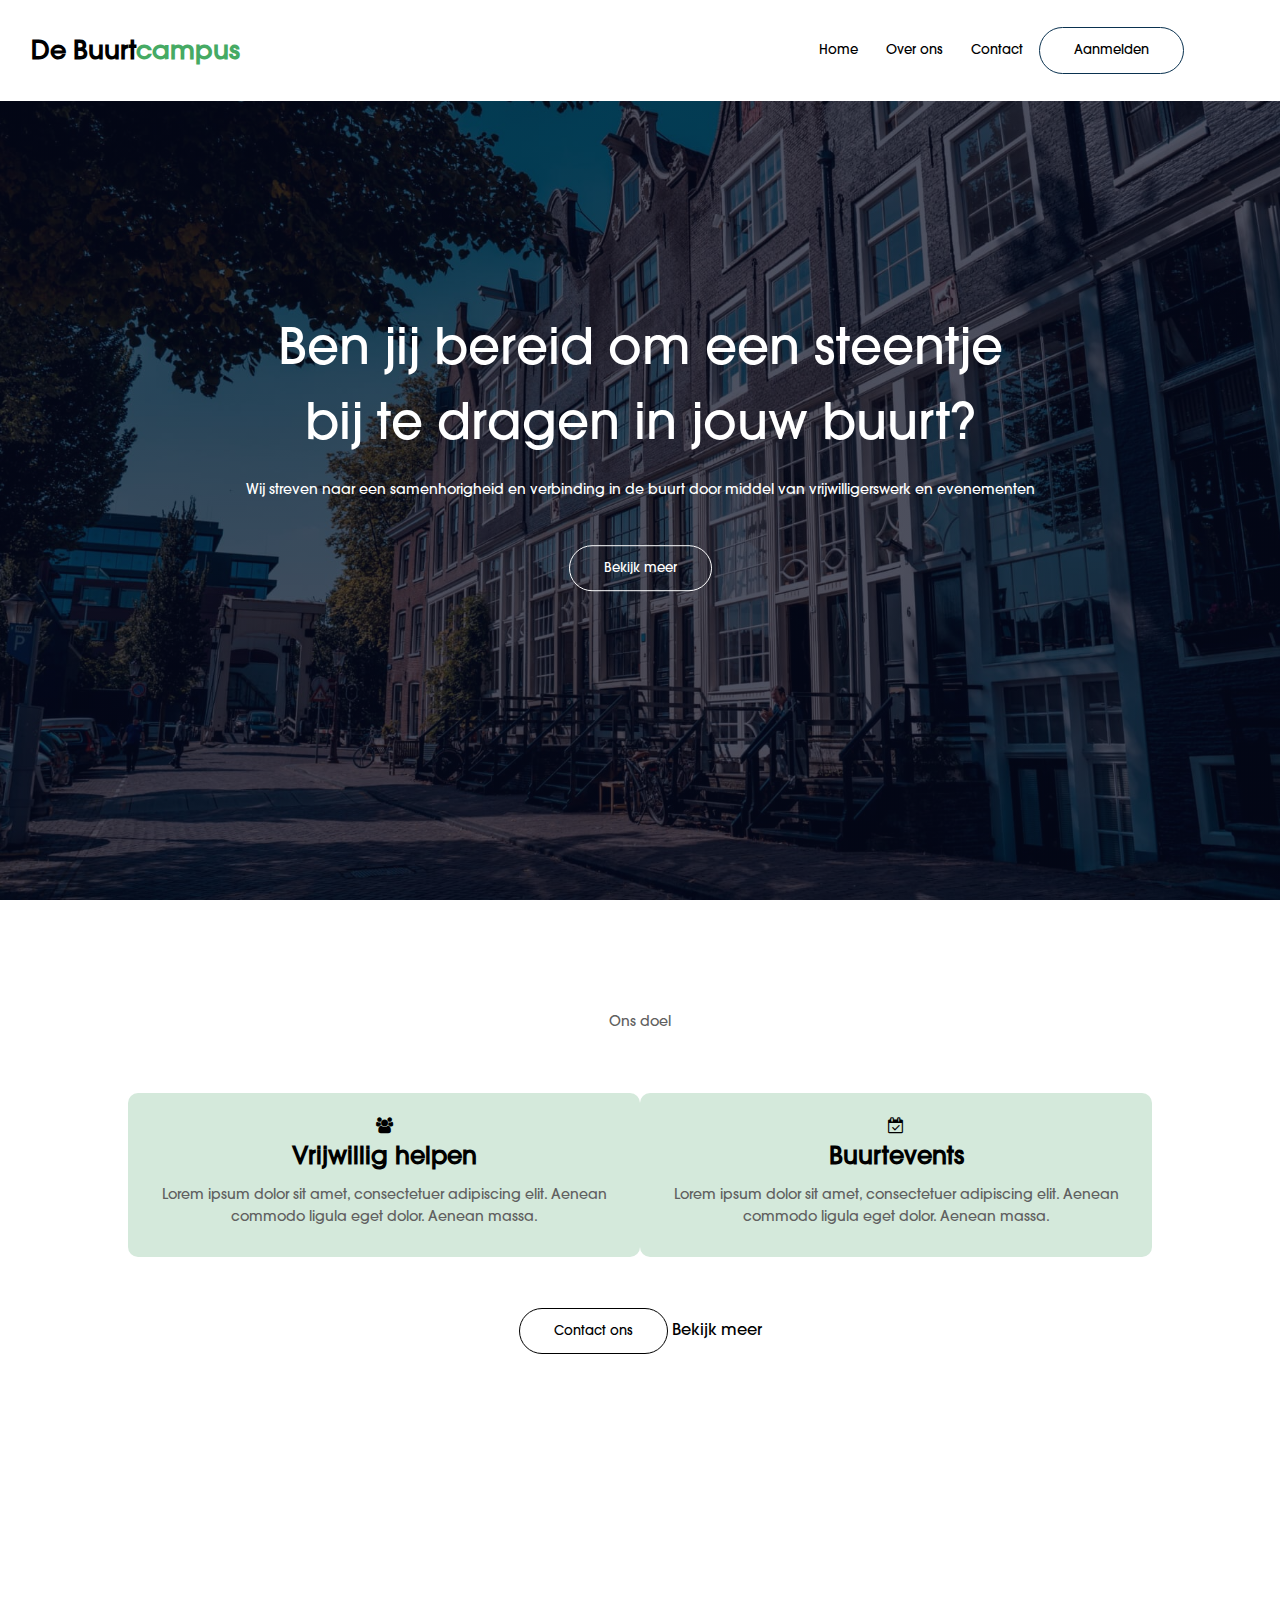
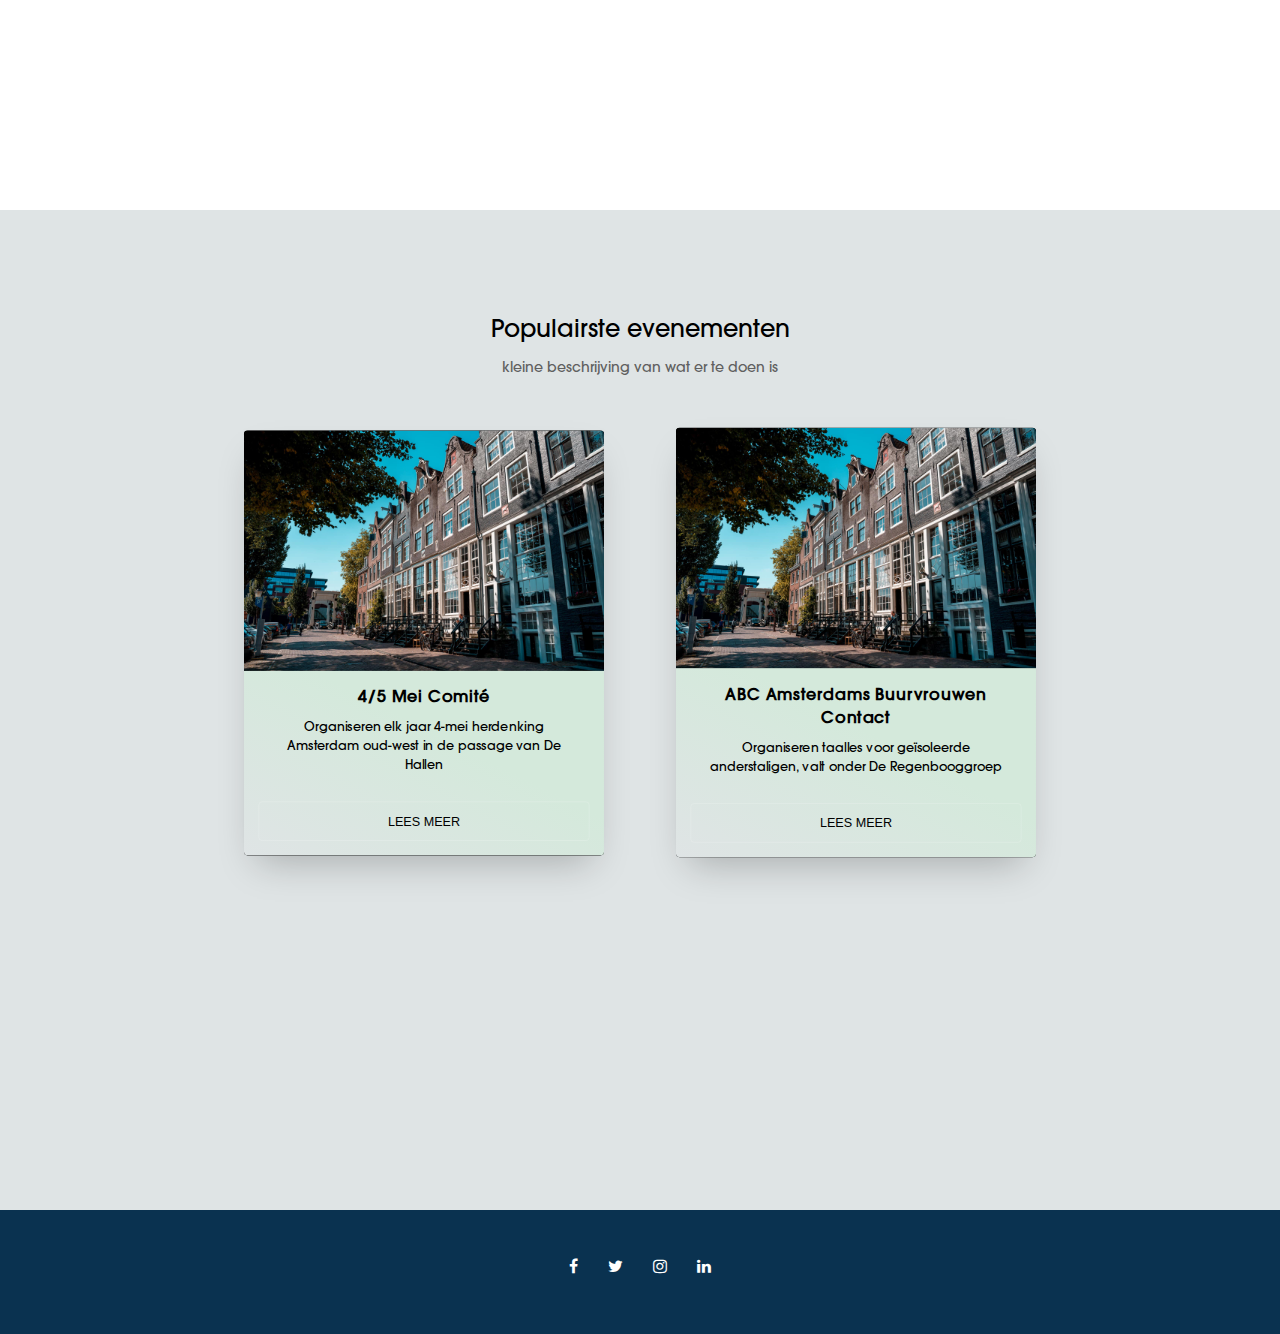
<file: index.html>
<!DOCTYPE html>
<html lang="en">
  <head>
    <meta charset="UTF-8" />
    <meta name="viewport" content="width=device-width, initial-scale=1.0" />
    <title>De Buurtcampus</title>
    <link rel="stylesheet" href="style.css" />
    <link
      rel="stylesheet"
      href="https://stackpath.bootstrapcdn.com/font-awesome/4.7.0/css/font-awesome.min.css"
    />
  </head>
  <body>
    <section class="header">
      <nav>
        <a class="header__branding">De Buurt<span>campus</span></a>
        <div class="nav-links" id="navLinks">
          <!-- <i class="fa fa-times" onclick="hideMenu()"></i> -->
          <ul>
            <li><a href="">Home</a></li>
            <li><a href="">Over ons</a></li>
            <li><a href="/aanmelden.html">Contact</a></li>
            <li class="aanmeld-btn"><a href="/aanmelden.html">Aanmelden</a></li>
          </ul>
        </div>
        <!-- <i class="fa fa-bars" onclick="showMenu()"></i> -->
      </nav>
      <div class="text-box">
        <h1>
          Ben jij bereid om een steentje <br />
          bij te dragen in jouw buurt?
        </h1>
        <p>
          Wij streven naar een samenhorigheid en verbinding in de buurt door
          middel van vrijwilligerswerk en evenementen
        </p>
        <a href="" class="bekijkmeer-btn">Bekijk meer</a>
      </div>
    </section>
    <section class="opties">
      <p>Ons doel</p>

      <div class="row">
        <div class="opties-col">
          <i class="fa fa-users" aria-hidden="true"></i>
          <h2>Vrijwillig helpen</h2>
          <p>
            Lorem ipsum dolor sit amet, consectetuer adipiscing elit. Aenean
            commodo ligula eget dolor. Aenean massa.
          </p>
        </div>
        <div class="opties-col">
          <i class="fa fa-calendar-check-o" aria-hidden="true"></i>
          <h2>Buurtevents</h2>
          <p>
            Lorem ipsum dolor sit amet, consectetuer adipiscing elit. Aenean
            commodo ligula eget dolor. Aenean massa.
          </p>
        </div>
      </div>
      <a href="/aanmelden.html" class="contactons-btn">Contact ons</a>
      <a href="/buurtinitiatieven.html">Bekijk meer</a>
    </section>

    <section class="features">
      <h1>Populairste evenementen</h1>
      <p>kleine beschrijving van wat er te doen is</p>

      <div class="main">
        <ul class="cards">
          <li class="cards_item">
            <div class="card">
              <div class="card_image">
                <img src="assets/amsterdamwest.jpg" />
              </div>
              <div class="card_content">
                <h2 class="card_title">4/5 mei comité</h2>
                <p class="card_text">
                  Organiseren elk jaar 4-mei herdenking Amsterdam oud-west in de
                  passage van De Hallen
                </p>
                <button class="btn card_btn">Lees meer</button>
              </div>
            </div>
          </li>
          <li class="cards_item">
            <div class="card">
              <div class="card_image">
                <img src="assets/amsterdamwest.jpg" />
              </div>
              <div class="card_content">
                <h2 class="card_title">ABC Amsterdams Buurvrouwen Contact</h2>
                <p class="card_text">
                  Organiseren taalles voor geïsoleerde anderstaligen, valt onder
                  De Regenbooggroep
                </p>
                <button class="btn card_btn">Lees meer</button>
              </div>
            </div>
        </div>
      </div>
    </section>

    <section class="footer">
      <div class="social-icons">
        <i class="fa fa-facebook"></i>
        <i class="fa fa-twitter"></i>
        <i class="fa fa-instagram"></i>
        <i class="fa fa-linkedin"></i>
      </div>
    </section>
  </body>
</html>
</file>
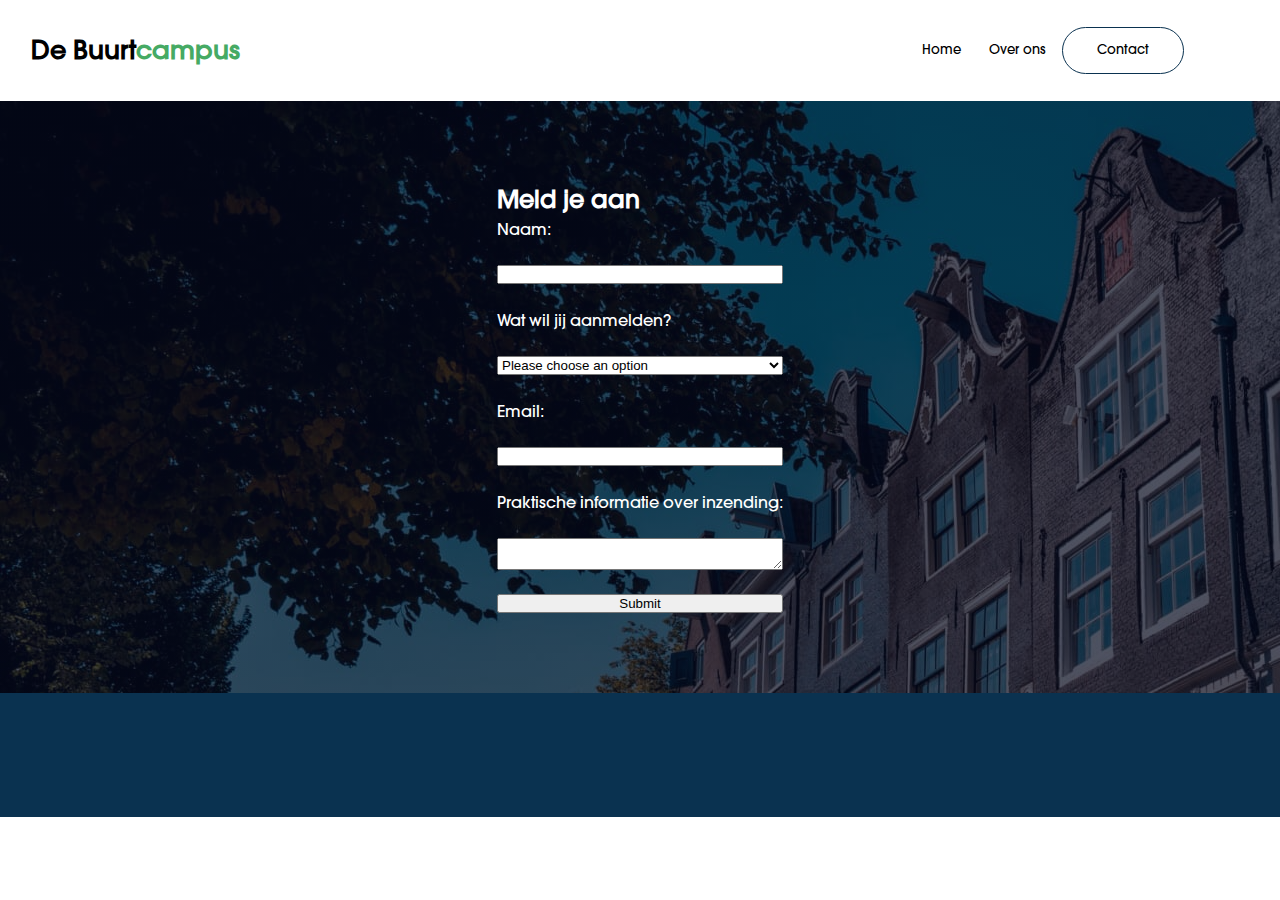
<file: aanmelden.html>
<!DOCTYPE html>
<html lang="en">
  <head>
    <meta charset="UTF-8" />
    <meta name="viewport" content="width=device-width, initial-scale=1.0" />
    <title>Document</title>
    <link rel="stylesheet" href="style.css" />
  </head>
  <body>
    <nav>
      <a class="header__branding">De Buurt<span>campus</span></a>
      <div class="nav-links" id="navLinks">
        <ul>
          <li><a href="/index.html">Home</a></li>
          <li><a href="/aanmelden.html">Over ons</a></li>
          <li><a href="/aanmelden.html">Contact</a></li>
        </ul>
      </div>
    </nav>

    <main class="contactformulier">
      <!-- <form>
        <label> Naam <input type="text" /> </label><br />
        <label> E-mail <input type="email" /></label><br />
        <label> Jouw initiatief <input type="textarea" /></label>
      </form> -->

      <form>
        <h2>Meld je aan</h2>
        <label for="fname">Naam:</label><br />
        <input type="text" required /><br />

        <label for="lname">Wat wil jij aanmelden?</label><br />
        <select name="aanmelden">
          <option value="">Please choose an option</option>
          <option value="evenement">Evenement</option>
          <option value="vrijwilligershulp">Vrijwilligershulp</option>
          <option value="evenement">Dienst</option></select
        ><br />
        <label for="email">Email:</label><br />
        <input type="email" required /><br />

        <label for="message">Praktische informatie over inzending:</label><br />
        <textarea required></textarea><br />

        <input type="submit" />
      </form>
    </main>
    <section class="footer">
      <div class="social-icons">
        <i class="fa fa-facebook"></i>
        <i class="fa fa-twitter"></i>
        <i class="fa fa-instagram"></i>
        <i class="fa fa-linkedin"></i>
      </div>
    </section>
  </body>
</html>
</file>
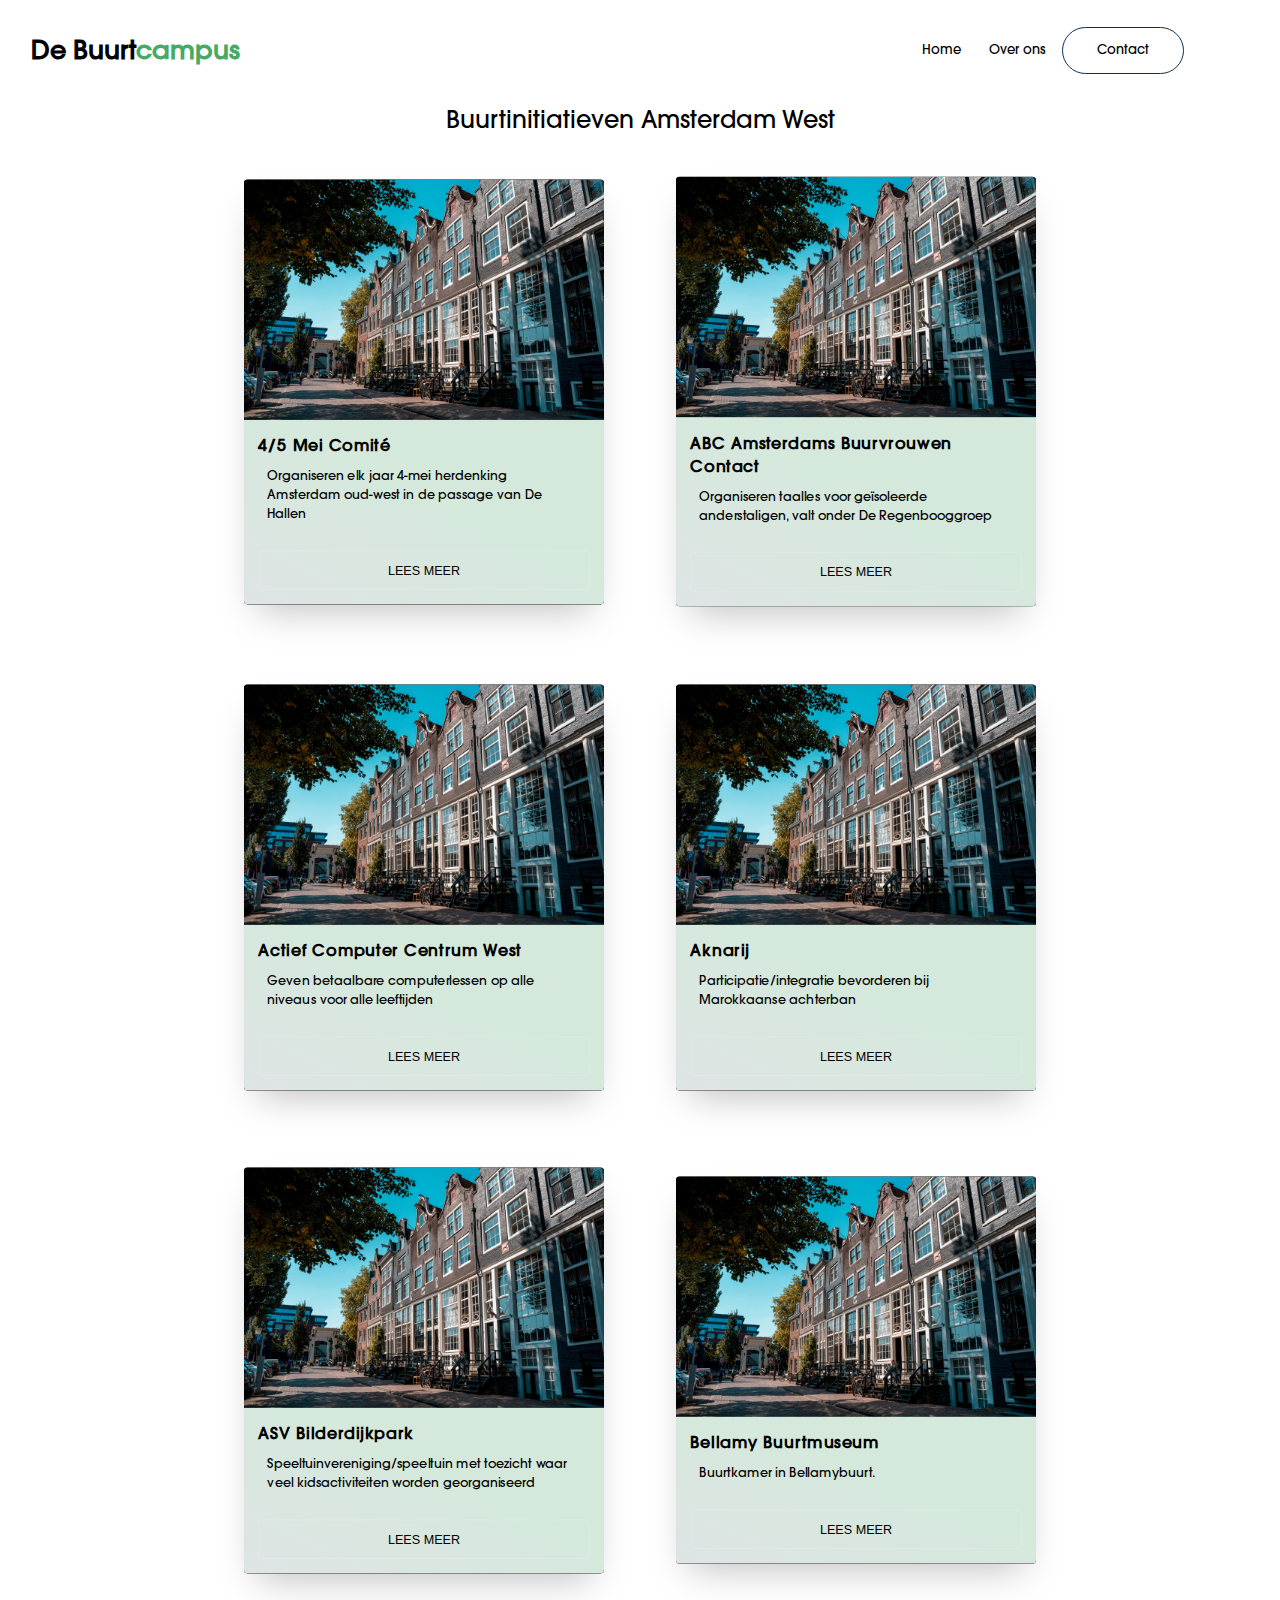
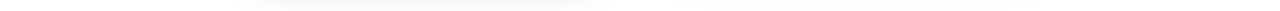
<file: buurtinitiatieven.html>
<!DOCTYPE html>
<html lang="en">
  <head>
    <meta charset="UTF-8" />
    <meta name="viewport" content="width=device-width, initial-scale=1.0" />
    <title>Buurtinitiatieven</title>
    <link rel="stylesheet" href="style.css" />
  </head>
  <body>
    <nav>
      <a class="header__branding">De Buurt<span>campus</span></a>
      <div class="nav-links" id="navLinks">
        <ul>
          <li><a href="/index.html">Home</a></li>
          <li><a href="/aanmelden.html">Over ons</a></li>
          <li><a href="/aanmelden.html">Contact</a></li>
        </ul>
      </div>
    </nav>

    <main>
      <div class="main">
        <h1>Buurtinitiatieven Amsterdam West</h1>
        <ul class="cards">
          <li class="cards_item">
            <div class="card">
              <div class="card_image">
                <img src="assets/amsterdamwest.jpg" />
              </div>
              <div class="card_content">
                <h2 class="card_title">4/5 mei comité</h2>
                <p class="card_text">
                  Organiseren elk jaar 4-mei herdenking Amsterdam oud-west in de
                  passage van De Hallen
                </p>
                <button class="btn card_btn">Lees meer</button>
              </div>
            </div>
          </li>
          <li class="cards_item">
            <div class="card">
              <div class="card_image">
                <img src="assets/amsterdamwest.jpg" />
              </div>
              <div class="card_content">
                <h2 class="card_title">ABC Amsterdams Buurvrouwen Contact</h2>
                <p class="card_text">
                  Organiseren taalles voor geïsoleerde anderstaligen, valt onder
                  De Regenbooggroep
                </p>
                <button class="btn card_btn">Lees meer</button>
              </div>
            </div>
          </li>
          <li class="cards_item">
            <div class="card">
              <div class="card_image">
                <img src="assets/amsterdamwest.jpg" />
              </div>
              <div class="card_content">
                <h2 class="card_title">Actief Computer Centrum West</h2>
                <p class="card_text">
                  Geven betaalbare computerlessen op alle niveaus voor alle
                  leeftijden
                </p>
                <button class="btn card_btn">Lees meer</button>
              </div>
            </div>
          </li>
          <li class="cards_item">
            <div class="card">
              <div class="card_image">
                <img src="assets/amsterdamwest.jpg" />
              </div>
              <div class="card_content">
                <h2 class="card_title">Aknarij</h2>
                <p class="card_text">
                  Participatie/integratie bevorderen bij Marokkaanse achterban
                </p>
                <button class="btn card_btn">Lees meer</button>
              </div>
            </div>
          </li>
          <li class="cards_item">
            <div class="card">
              <div class="card_image">
                <img src="assets/amsterdamwest.jpg" />
              </div>
              <div class="card_content">
                <h2 class="card_title">ASV Bilderdijkpark</h2>
                <p class="card_text">
                  Speeltuinvereniging/speeltuin met toezicht waar veel
                  kidsactiviteiten worden georganiseerd
                </p>
                <button class="btn card_btn">Lees meer</button>
              </div>
            </div>
          </li>
          <li class="cards_item">
            <div class="card">
              <div class="card_image">
                <img src="assets/amsterdamwest.jpg" />
              </div>
              <div class="card_content">
                <h2 class="card_title">Bellamy Buurtmuseum</h2>
                <p class="card_text">Buurtkamer in Bellamybuurt.</p>
                <button class="btn card_btn">Lees meer</button>
              </div>
            </div>
          </li>
        </ul>
      </div>
    </main>
  </body>
</html>
</file>
<file: style.css>
/* font import */

@font-face {
  font-family: "AvantGardeGothicMedium";
  src: url(../fonts/Medium.otf);
}

/* custom properties for colors */

:root {
  --primaryColor: #46aa64;
  --secundaryColor: #0a3250;
  --tertiaryColor: #d4e9db;
  --grey: #dfe4e5;
  --black: #000000;
  --white: #ffffff;
}

@media (prefers-contrast: more) {
  :root {
    --primaryColor: #135c29;
  }
}

* {
  margin: 0;
  padding: 0;
}

body {
  font: normal normal normal 16px/1.5 "AvantGardeGothicMedium";
  display: grid;
}

.header {
  min-height: 100vh;
  width: 100%;
  background-image: linear-gradient(rgba(4, 9, 30, 0.7), rgba(4, 9, 30, 0.7)),
    url(assets/amsterdamwest.jpg);
  background-position: center;
  background-size: cover;
  position: relative;
}

nav {
  display: flex;
  padding: 1em 6em 1em 1em;
  justify-content: space-between;
  align-items: center;
  background-color: var(--white);
}

.header__branding {
  margin: 0.6em;
  font-size: 1.6em;
  font-weight: bold;
}
span {
  color: var(--primaryColor);
}

.nav-links {
  flex: 1;
  text-align: right;
}

.nav-links ul li {
  list-style: none;
  /* text-transform: uppercase; */
  display: inline-block;
  padding: 0.5em 0.75em;
  position: relative;
}

.nav-links ul li a {
  color: var(--black);
  text-decoration: none;
  font-size: 13px;
}

.nav-links ul li::after {
  content: "";
  width: 0%;
  height: 2px;
  background: var(--primaryColor);
  display: block;
  margin: auto;
  transition: 0.5s;
}

.nav-links ul li:hover::after {
  width: 100%;
}

.nav-links li:last-child {
  display: inline-block;
  text-decoration: none;
  color: var(--secundaryColor);
  border: 1px solid var(--secundaryColor);
  border-radius: 2.5em;
  padding: 12px 34px;
  font-size: 13px;
  background: transparent;
  position: relative;
  cursor: pointer;
}

.nav-links li:last-child:hover {
  border: 2px solid var(--secundaryColor);
  background: var(--primaryColor);
  transition: 0.5s;
}

/* width: 6em;
  margin: 0.75em 0.75em;
  padding: 1em;
  padding-top: 0.9em;
  font-size: 1em;
  text-align: center;
  border-radius: 2.5em;
  border-style: none;
  color: white;
  background-color: var(--secundaryColor);
  cursor: pointer;
  transition: all 0.3s ease-in-out;
} */

.text-box {
  width: 90%;
  color: var(--white);
  position: absolute;
  top: 50%;
  left: 50%;
  transform: translate(-50%, -50%);
  text-align: center;
}

.text-box h1 {
  font-size: 50px;
}

.text-box p {
  margin: 0.65em 0 2.5em;
  font-size: 14px;
  color: var(--white);
}

.bekijkmeer-btn {
  display: inline-block;
  text-decoration: none;
  color: var(--white);
  border: 1px solid var(--white);
  border-radius: 2.5em;
  padding: 12px 34px;
  font-size: 13px;
  background: transparent;
  position: relative;
  cursor: pointer;
}

.bekijkmeer-btn:hover {
  border: 1px solid var(--primaryColor);
  background: var(--primaryColor);
  transition: 0.5s;
}

.contactons-btn {
  display: inline-block;
  text-decoration: none;
  color: var(--black);
  border: 1px solid var(--black);
  border-radius: 2.5em;
  padding: 12px 34px;
  font-size: 13px;
  background: transparent;
  position: relative;
  cursor: pointer;
}

.contactons-btn:hover {
  border: 1px solid var(--primaryColor);
  background: var(--primaryColor);
  transition: 0.5s;
}

nav .fa {
  display: none;
}

@media (max-width: 700px) {
  .text-box h1 {
    font-size: 20px;
  }

  .nav-links ul li {
    display: block;
  }

  .nav-links {
    position: absolute;
    background: var(--secundaryColor);
    height: 100vh;
    width: 200px;
    top: 0;
    right: -200px;
    text-align: left;
    z-index: 2;
    transition: 1s;
  }

  nav .fa {
    display: block;
    color: var(--white);
    margin: 10px;
    font-size: 22px;
    cursor: pointer;
  }

  .nav-links ul {
    padding: 30px;
  }
}

aside {
  background-color: var(--white);
  padding: 2.8em;
  width: 10vw;
  height: 90vh;
}

ul,
li,
a {
  list-style-type: none;
  text-decoration: none;
  color: unset;
}

.opties {
  width: 80%;
  margin: auto;
  text-align: center;
  padding-top: 6.25em;
  height: 90vh;
}

h1 {
  font-size: 36px;
  font-weight: 600;
}

p {
  color: #606060;
  font-size: 14px;
  font-weight: 300;
  line-height: 22px;
  padding: 10px;
}

.row {
  margin-top: 5%;
  display: flex;
  justify-content: space-between;
}

.opties-col {
  /* flex-basis: 31%; */
  background: var(--tertiaryColor);
  border-radius: 10px;
  margin-bottom: 5%;
  padding: 20px 12px;
  box-sizing: border-box;
  transition: 0.5s;
  cursor: pointer;
}

h3 {
  text-align: center;
  font-weight: 600;
  margin: 10px 0;
}

.opties-col:hover {
  box-shadow: 0 0 20px 0px rgba(0, 0, 0, 0.2);
}

@media (max-width: 700px) {
  .row {
    flex-direction: column;
  }
}

.features {
  width: 100%;
  margin: auto;
  text-align: center;
  padding-top: 6.25em;
  height: 100vh;
  background-color: var(--grey);
}

.footer {
  width: 100%;
  height: 4em;
  text-align: center;
  padding: 30px 0;
  background-color: var(--secundaryColor);
}

.social-icons .fa {
  margin: 0 13px;
  padding: 18px 0;
  cursor: pointer;
  color: var(--white);
}

.contactformulier {
  background-image: linear-gradient(rgba(4, 9, 30, 0.7), rgba(4, 9, 30, 0.7)),
    url(assets/amsterdamwest.jpg);
}

form {
  color: var(--white);
  display: grid;
  justify-content: center;
  align-items: center;
  padding: 5em;
}

.bi-cards {
  color: var(--white);
}
.main {
  max-width: 1200px;
  margin: 0 auto;
}

h1 {
  font-size: 24px;
  font-weight: 400;
  text-align: center;
}

img {
  height: auto;
  max-width: 100%;
  vertical-align: middle;
}

.btn {
  color: var(--black);
  padding: 0.8rem;
  font-size: 14px;
  text-transform: uppercase;
  border-radius: 4px;
  font-weight: 400;
  display: block;
  width: 100%;
  cursor: pointer;
  border: 1px solid rgba(255, 255, 255, 0.2);
  background: transparent;
}

.btn:hover {
  background-color: rgba(255, 255, 255, 0.12);
}

.cards {
  display: flex;
  flex-wrap: wrap;
  align-items: center;
  justify-content: center;
  list-style: none;
  margin: 0;
  padding: 0;
}

.cards_item {
  display: flex;
  padding: 1rem;
  transform: scale(0.9);
}

@media (min-width: 40rem) {
  .cards_item {
    width: 50%;
  }
}

@media (min-width: 56rem) {
  .cards_item {
    width: 33.3333%;
  }
}

.card {
  background-color: var(--black);
  border-radius: 0.25rem;
  box-shadow: 0 20px 40px -14px rgba(0, 0, 0, 0.25);
  display: flex;
  flex-direction: column;
  overflow: hidden;
}

.card_content {
  padding: 1rem;
  background: linear-gradient(
    to bottom left,
    var(--tertiaryColor) 40%,
    var(--grey) 100%
  );
}

.card_title {
  color: var(--black);
  font-size: 1.1rem;
  font-weight: 700;
  letter-spacing: 1px;
  text-transform: capitalize;
  margin: 0px;
}

.card_text {
  color: var(--black);
  font-size: 0.875rem;
  line-height: 1.5;
  margin-bottom: 1.25rem;
  font-weight: 400;
}
</file>
